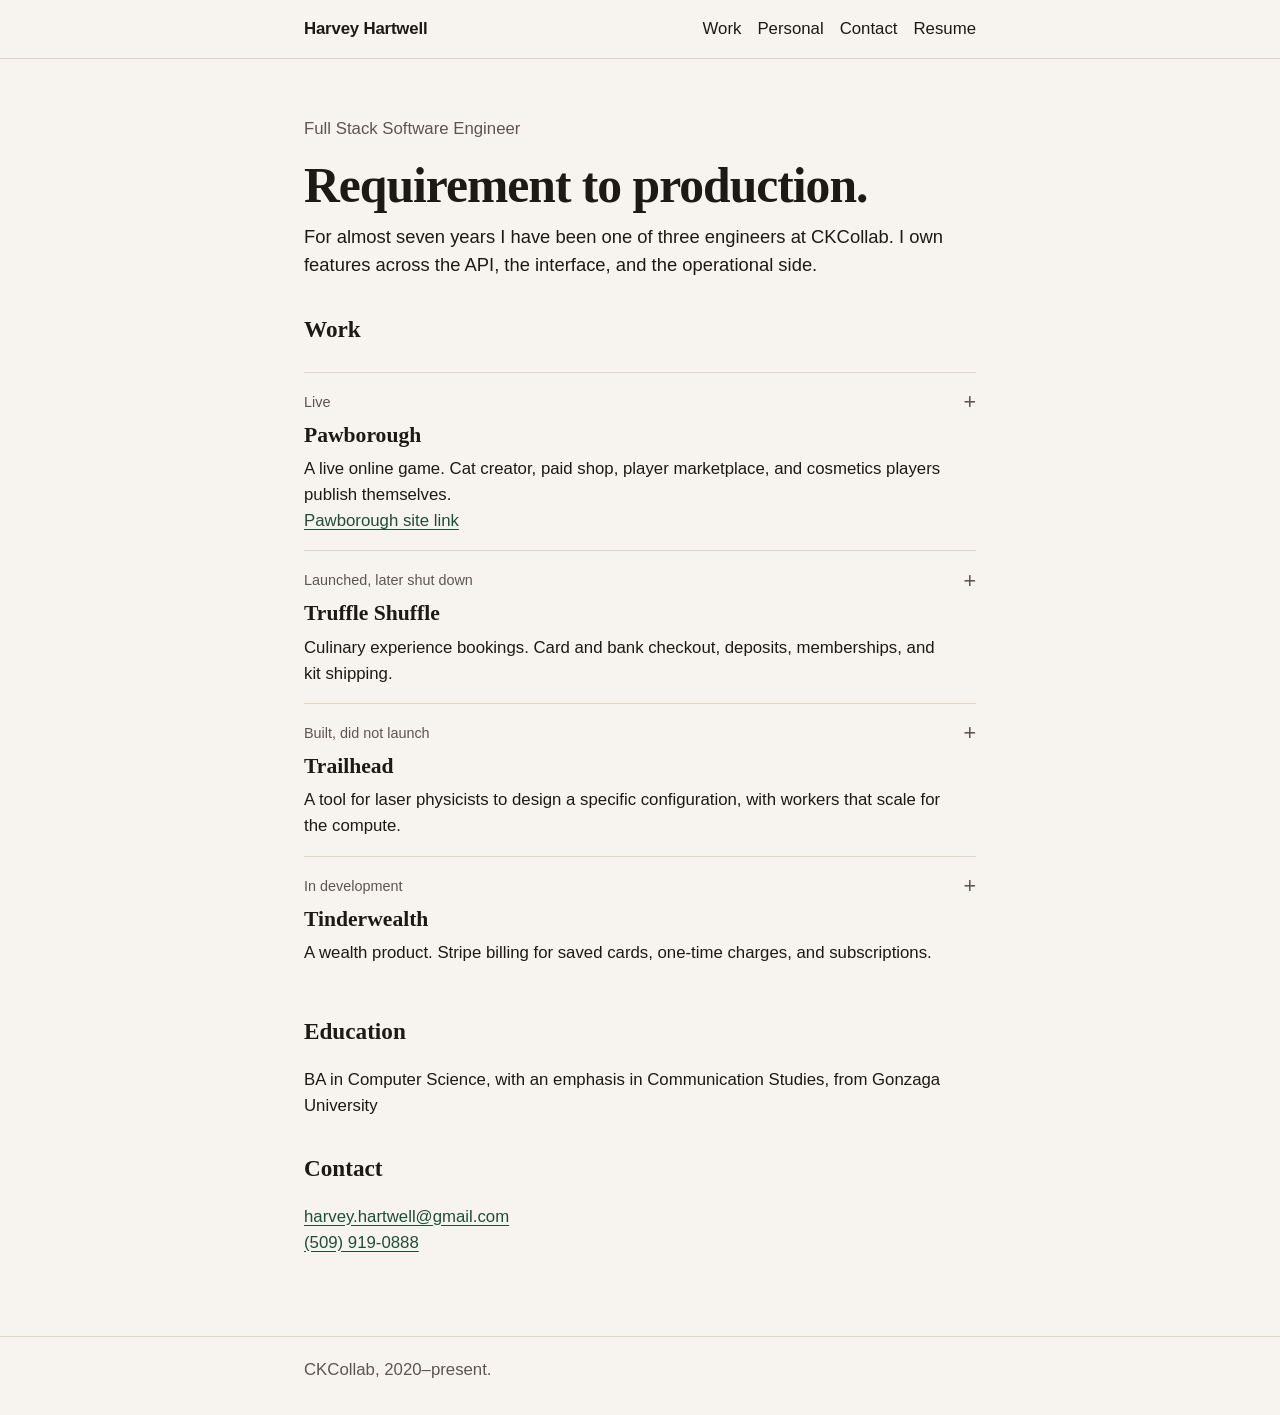
<file: index.html>
<!DOCTYPE html>
<html lang="en">
<head>
  <meta charset="utf-8">
  <meta name="viewport" content="width=device-width, initial-scale=1">
  <title>Harvey Hartwell</title>
  <meta name="description" content="Harvey Hartwell is a full-stack software engineer. Case studies on Pawborough, Truffle Shuffle, Trailhead, and Tinderwealth.">
  <link rel="stylesheet" href="styles.css?v=8">
</head>
<body>
  <header class="site">
    <div class="bar">
      <a class="brand" href="index.html">Harvey Hartwell</a>
      <nav aria-label="Primary">
        <a href="#work">Work</a>
        <a href="personal.html">Personal</a>
        <a href="#contact">Contact</a>
        <a href="harvey-hartwell-resume.pdf">Resume</a>
      </nav>
    </div>
  </header>

  <main class="wrap">
    <p class="muted">Full Stack Software Engineer</p>
    <h1>Requirement to production.</h1>
    <p class="lede">For <span data-tenure>almost seven years</span> I have been one of three engineers at CKCollab. I own features across the API, the interface, and the operational side.</p>
    <h2 id="work">Work</h2>
    <ul class="work">
      <li>
        <details name="work" id="pawborough">
          <summary>
            <span class="meta">Live</span>
            <h3>Pawborough</h3>
            <p>A live online game. Cat creator, paid shop, player marketplace, and cosmetics players publish themselves.</p>
            <p><a href="https://pawborough.net/wardrobe/cat-creator">Pawborough site link</a></p>
          </summary>
          <div class="detail">
            <p>A live online game. I am one of three engineers. I own the paid shop, the player marketplace, and a large share of how content reaches players.</p>
            <h4>What players can do</h4>
            <p>Players collect cosmetics, play a turn-based game, and personalize a profile. They buy and sell, finish hourly, daily, and weekly tasks, and can join a forum or start one.</p>
            <h4>Cat creator</h4>
            <figure>
              <img src="images/cat-creator.jpg" alt="The Pawborough cat creator, with a peach and green ribbonwing cat, moth wings, and a glowing tail, next to breed, age, and pose controls.">
            </figure>
            <p>Players assemble a cat from breed, age, pose, and color. Cosmetics show up on that same cat once they are published.</p>
            <h4>Publishing</h4>
            <figure>
              <img src="images/pelt-submit.jpg" alt="The pelt submission form, with name, colors, and breed choices, and a coverage preview of a white kitten over green and red blocks.">
            </figure>
            <p>Players design their own cosmetics and submit them to the catalog. A pelt is uploaded for each breed and pose it should cover, and the form checks how much of the cat the art actually covers. Once it is in, it fits the cat creator the same way an existing item does.</p>
            <h4>The paid shop</h4>
            <figure>
              <img src="images/premium-store.jpg" alt="The premium store, selling silver in packs from 100 coins for one dollar up to 10,000 coins for one hundred dollars.">
            </figure>
            <p>Checkout runs through PayPal. The server creates the order, then grants items only after the captured amount and currency match the total. The cases I keep closing are a product granted without a valid purchase, a one-time product granted twice, and a retired product that still fulfilled.</p>
            <h4>Genetics</h4>
            <figure>
              <img src="images/offspring.jpg" alt="An offspring overview with four kittens and the coat colors their parents can pass on, split into overcoat, undercoat, and two accents.">
            </figure>
            <p>Coat color is inherited. Overcoat, undercoat, and accent genes pass from the parents, and the game lists the kittens those genes can produce. Each cat stays tied to that lineage.</p>
            <h4>Marketplace and ledger</h4>
            <p>The marketplace is player to player. A sale is rejected when the price, the listing, or the buyer's inventory does not match what checkout promised. Trades follow the same rule: the game should not complete a handoff it cannot finish.</p>
            <p>I built a ledger of virtual-currency changes. Purchases, sales, grants, and other mints and burns are recorded so a balance can be traced instead of edited in place.</p>
            <h4>Production</h4>
            <p>Releases go through automated tests, including end-to-end coverage, before players see them. When something fails, I use traces, metrics, logs, and error reporting to see whether the problem is the API, a background job, or the data behind a screen.</p>
            <p class="stack">Python, Django, JavaScript, Vue 3, Nuxt 3, PostgreSQL, Redis, Docker, PayPal. Tests with pytest, Vitest, and Playwright.</p>
          </div>
        </details>
      </li>
      <li>
        <details name="work" id="truffle-shuffle">
          <summary>
            <span class="meta">Launched, later shut down</span>
            <h3>Truffle Shuffle</h3>
            <p>Culinary experience bookings. Card and bank checkout, deposits, memberships, and kit shipping.</p>
          </summary>
          <div class="detail">
            <p>A consumer site for booking culinary experiences, including private events and ingredient kits. It launched. It later shut down when demand and funding ran out.</p>
            <h4>What I owned</h4>
            <p>I owned checkout and the pieces around it: how a booking was paid for, how a membership was sold, how a kit was shipped, and how draft content became a public page.</p>
            <h4>Checkout</h4>
            <p>Private bookings could be paid by card or by bank debit. Bank checkout used invoices: a deposit first, then a final charge, with an email when that final payment cleared. A coupon that waived the deposit still collected a card, so the booking was not left without a way to charge the rest.</p>
            <p>The payment method was stored on the booking. Memberships were sold as line items, with a renewal email and the billing period kept in sync with Stripe. Revenue reporting included deposits, not only the final charge.</p>
            <h4>Fulfillment</h4>
            <p>Some experiences shipped an ingredient kit. Those orders went to ShipStation with a SKU for the timeslot, the attendee as the ship-to name, and timestamps in Pacific time. Addresses were validated, with autocomplete, before the order left checkout.</p>
            <h4>What operators could change</h4>
            <p>The public site was fed by content with a real draft state. Draft and archived events stayed out of public search. Operators could update dates, guest lists, and assets, including chef photos, without treating every change as an engineering task. Hosts and guests received different email depending on the stage of the booking, from the reservation through the final payment.</p>
            <p class="stack">Python, Django, JavaScript, Nuxt, Vue, Stripe, ShipStation.</p>
          </div>
        </details>
      </li>
      <li>
        <details name="work" id="trailhead">
          <summary>
            <span class="meta">Built, did not launch</span>
            <h3>Trailhead</h3>
            <p>A tool for laser physicists to design a specific configuration, with workers that scale for the compute.</p>
          </summary>
          <div class="detail">
            <p>A tool for laser physicists to design a specific laser configuration. The product was built and did not launch, after funding trouble. The engineering work was still end to end: a paid path in front, and a pool of machines behind it.</p>
            <h4>The product</h4>
            <p>A physicist described the configuration they wanted. The hard part was the compute behind that request. A run had a cost, and it stayed locked until it was paid for.</p>
            <h4>Cart and checkout</h4>
            <p>I built the cart and the Stripe checkout in front of that work. The cart showed a cost breakdown. An empty cart could not check out. Stripe confirmed the card payment, and a saved card could be reused. The run unlocked after the charge succeeded.</p>
            <h4>Workers that scale</h4>
            <p>I designed the architecture for the EC2 boxes that ran the machine learning jobs. The pool scaled up when there was work and scaled back down when the queue was empty, so the cost followed the jobs instead of sitting on a fixed fleet.</p>
            <p>The useful design question was when a box should exist at all. A job arrives, capacity grows, the job finishes, and the extra machines go away. That is the shape I put in place.</p>
            <p class="stack">Python, Django, JavaScript, Nuxt, Vue, Stripe, AWS EC2 autoscaling.</p>
          </div>
        </details>
      </li>
      <li>
        <details name="work" id="tinderwealth">
          <summary>
            <span class="meta">In development</span>
            <h3>Tinderwealth</h3>
            <p>A wealth product. Stripe billing for saved cards, one-time charges, and subscriptions.</p>
          </summary>
          <div class="detail">
            <p>A wealth product that is still in development. My work on it is the billing system: how a customer is charged, how a card is saved, and how a subscription changes over time.</p>
            <h4>What billing has to cover</h4>
            <p>The product sells ongoing access, not a single checkout. A customer can pay once, or enter a subscription that moves through more than one phase. Cards are saved on the customer and can be switched later, including the billing address on the card.</p>
            <h4>What I built</h4>
            <p>I built the Stripe integration behind that. It covers customers, saved cards, Checkout, payment intents, one-time charges, and multi-phase subscription schedules. Signed webhooks record the outcomes that matter: a completed checkout, a paid invoice, a failed invoice, a cancellation, and a subscription that Stripe has released from its schedule.</p>
            <p>A declined card is rejected before it is saved. Failed payments are a normal path in the system, not an exception discovered in production later. The same flows are covered by API tests, because billing bugs are expensive to find after a customer has already been charged.</p>
            <h4>Where it stands</h4>
            <p>This product has not launched. The billing direction is in place while the rest of the product is still being shaped. I talk about it as work in progress, not as a system I operate in production.</p>
            <p class="stack">Python, Django, Stripe.</p>
          </div>
        </details>
      </li>
    </ul>

    <h2 id="about">Education</h2>
    <p>BA in Computer Science, with an emphasis in Communication Studies, from Gonzaga University</p>

    <h2 id="contact">Contact</h2>
    <p><a href="mailto:harvey.hartwell@gmail.com">harvey.hartwell@gmail.com</a><br>
    <a href="tel:+15099190888">(509) 919-0888</a></p>
  </main>

  <footer class="site">
    <div class="wrap">CKCollab, 2020–present.</div>
  </footer>
  <script src="work.js?v=5"></script>
</body>
</html>
</file>
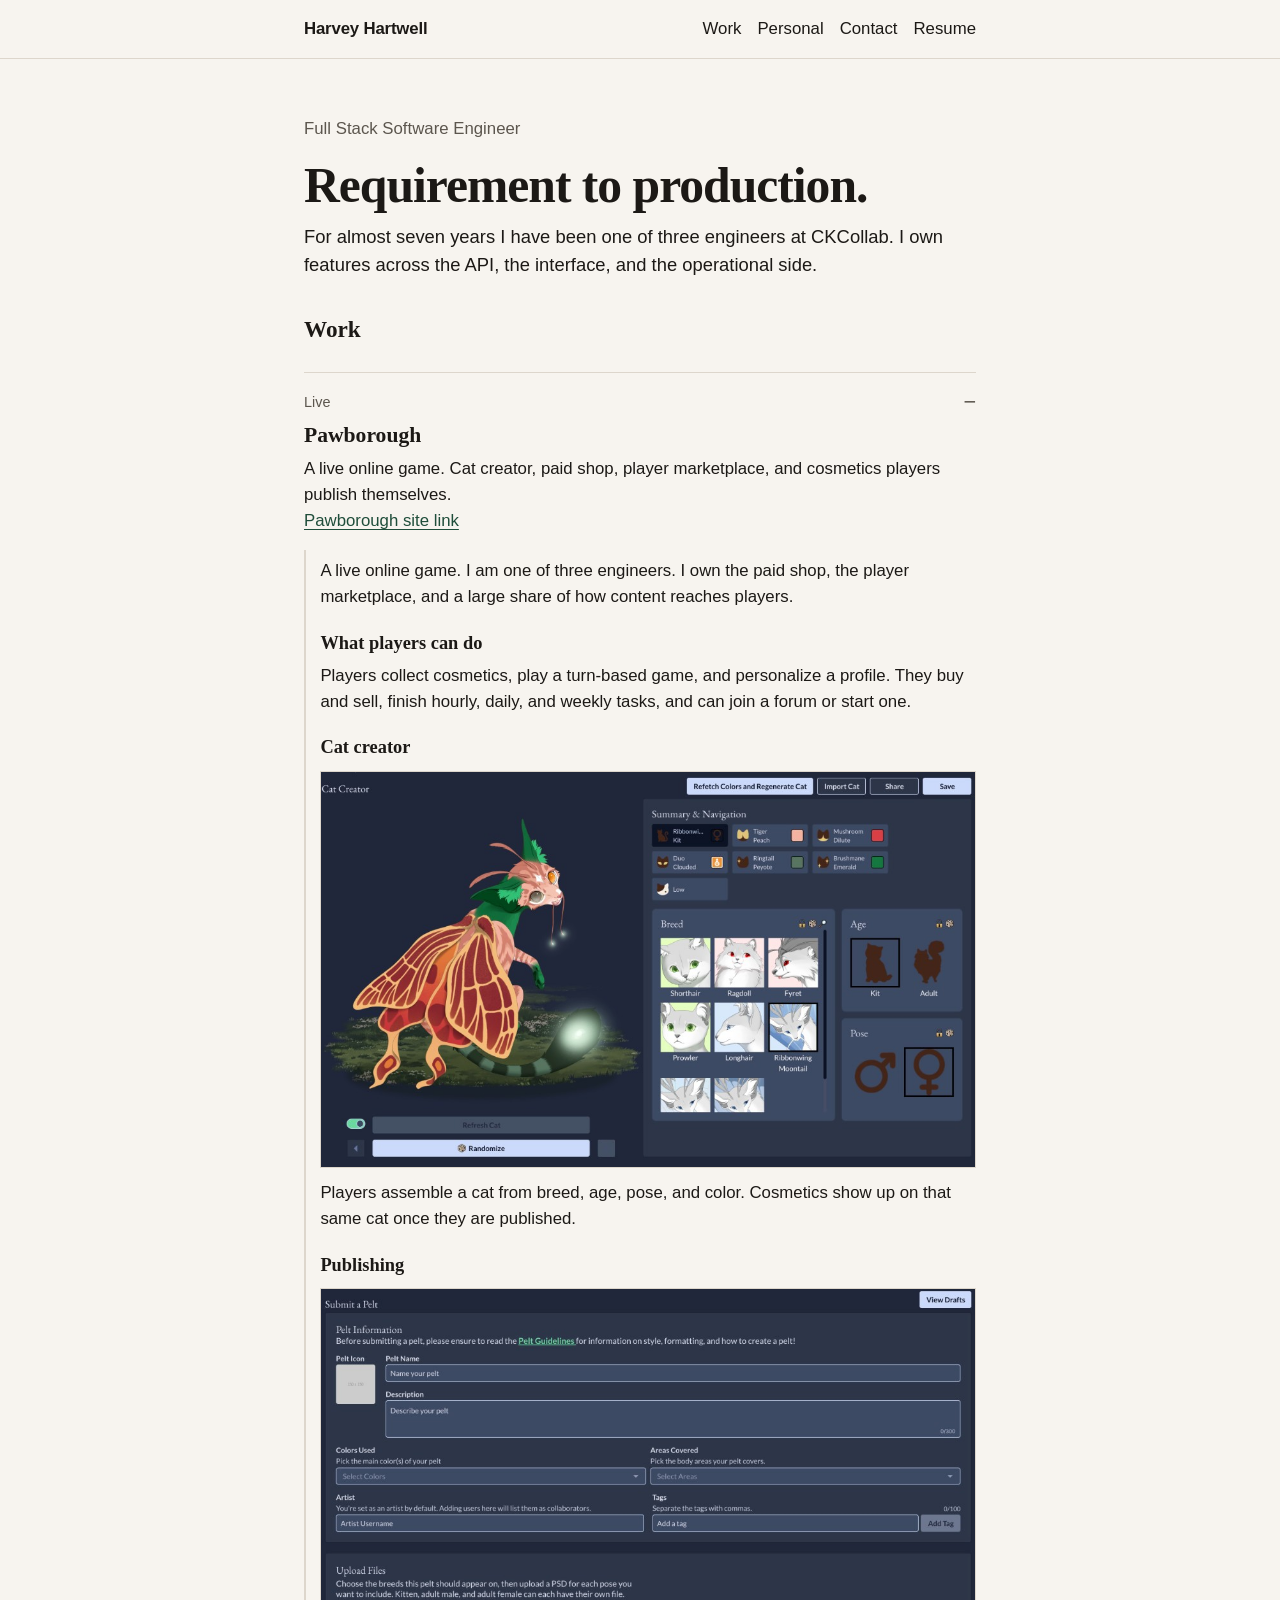
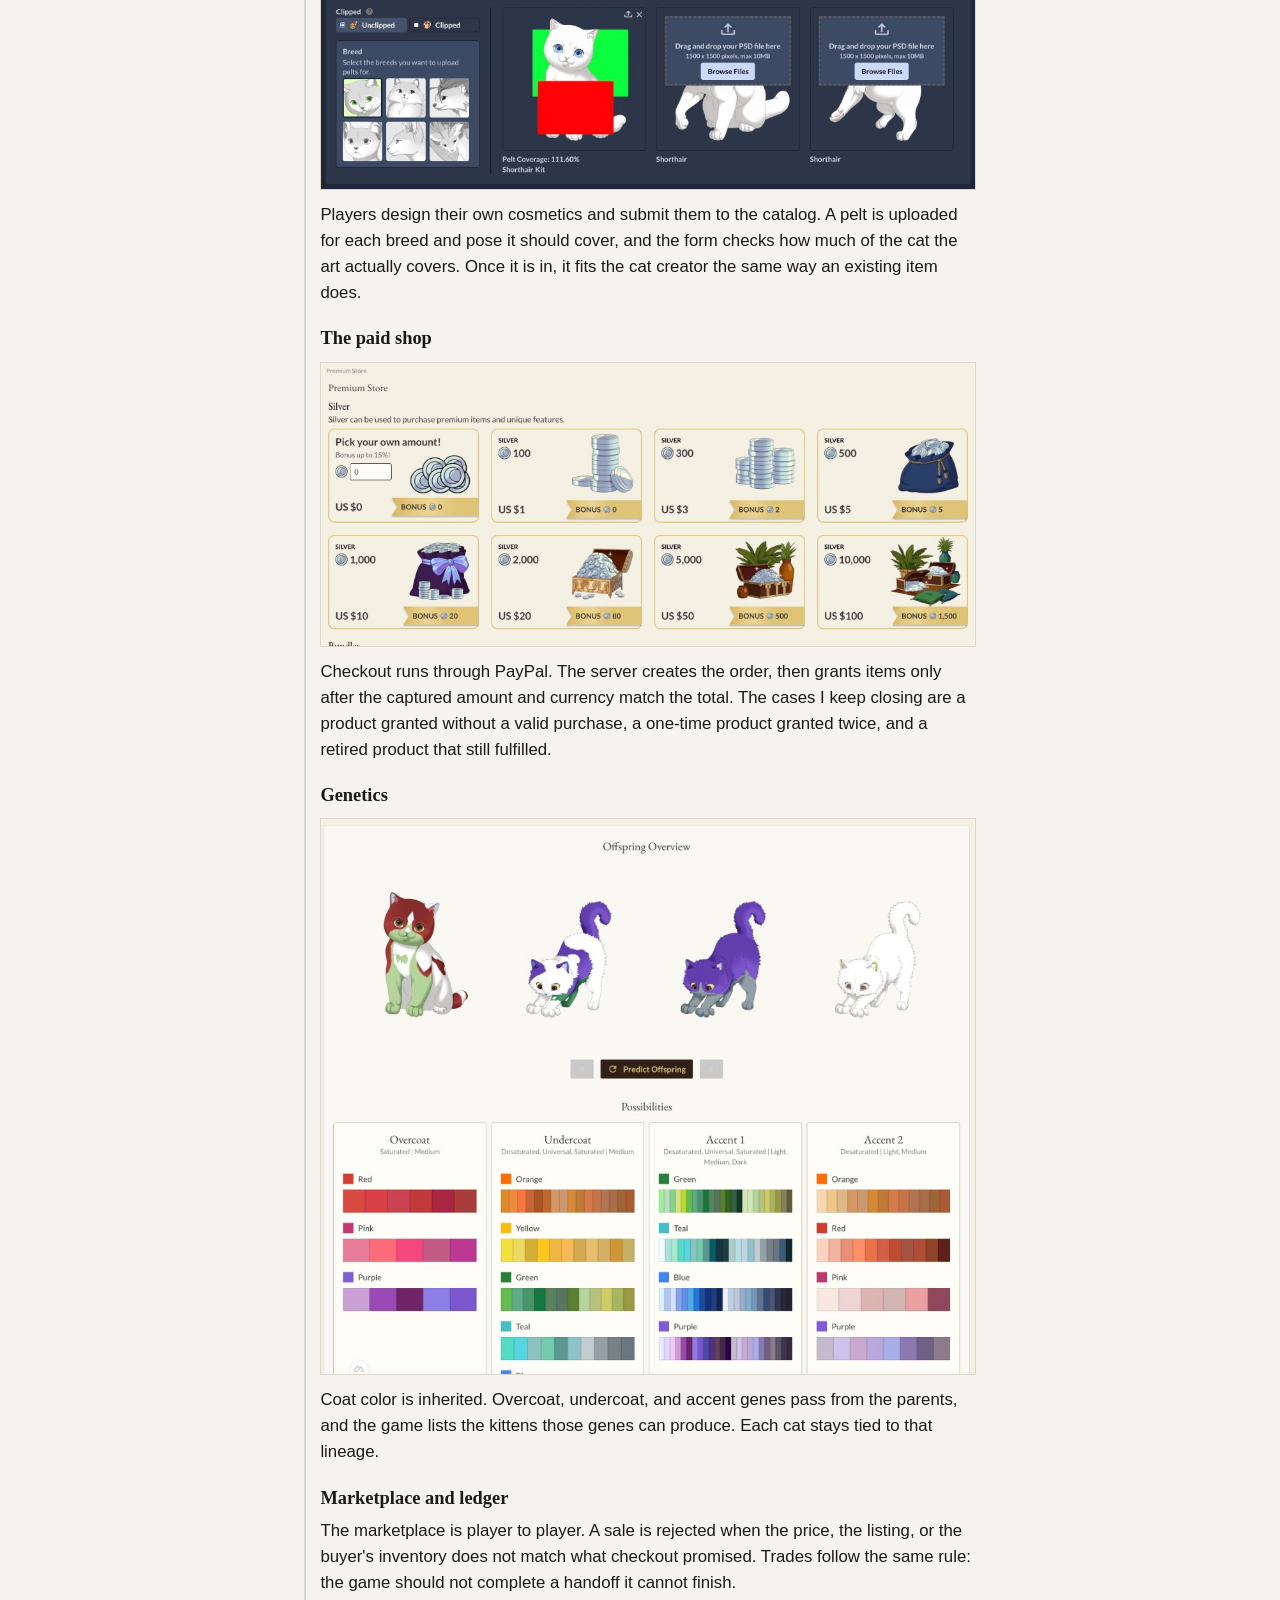
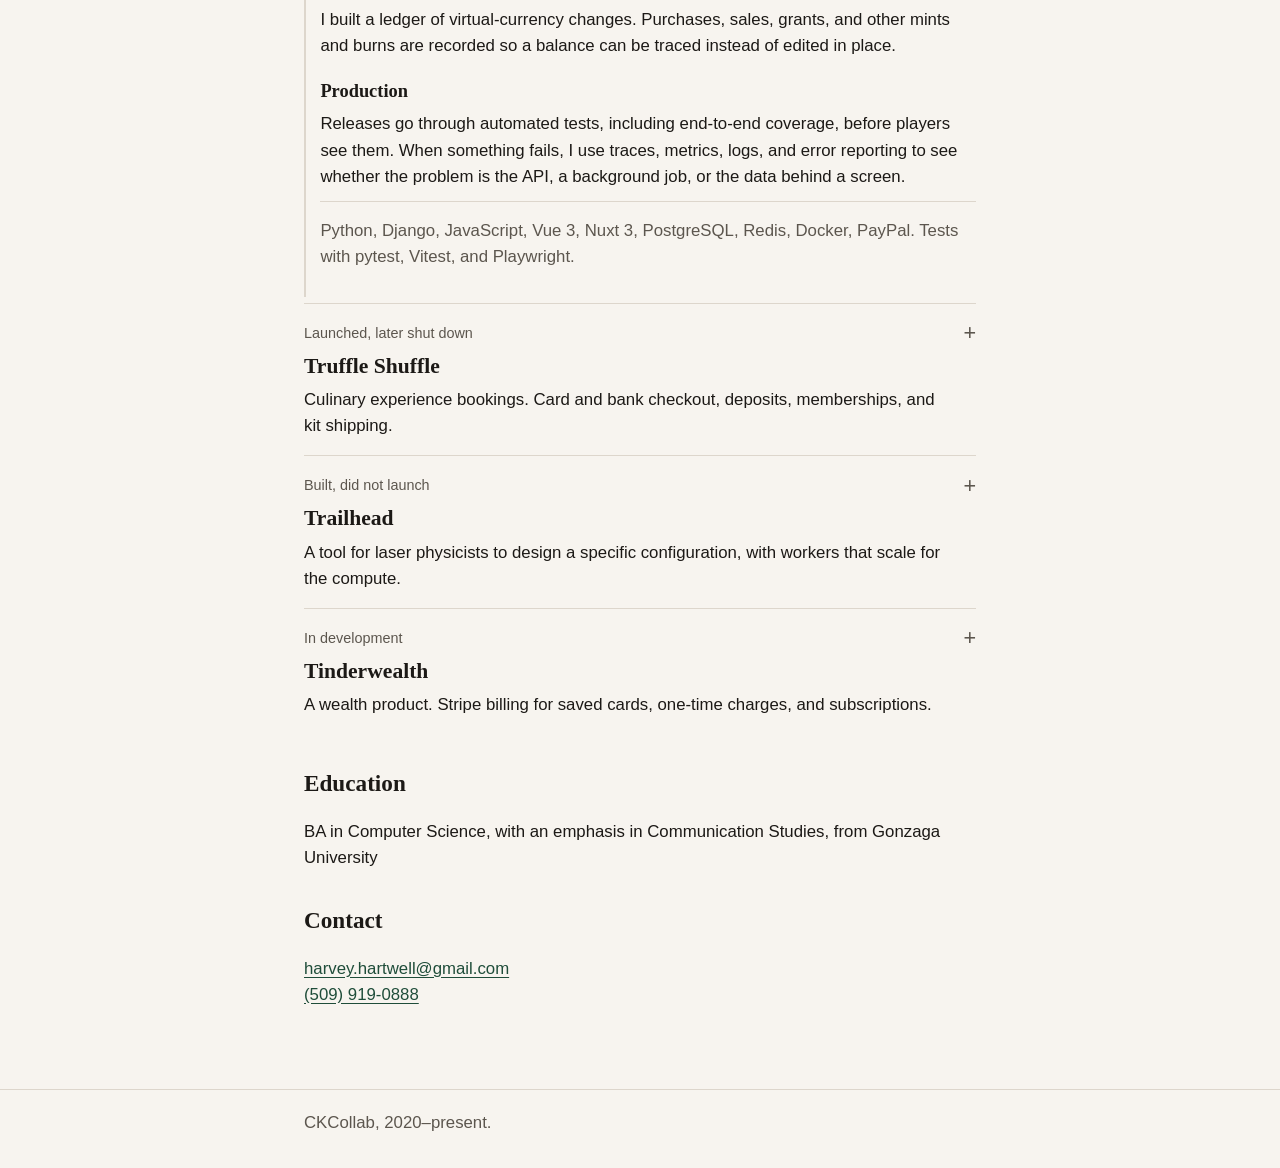
<file: pawborough.html>
<!DOCTYPE html>
<html lang="en">
<head>
  <meta charset="utf-8">
  <meta name="viewport" content="width=device-width, initial-scale=1">
  <title>Pawborough — Harvey Hartwell</title>
  <link rel="canonical" href="index.html#pawborough">
  <script>
    location.replace("index.html#pawborough")
  </script>
</head>
<body>
  <p><a href="index.html#pawborough">Pawborough</a></p>
</body>
</html>
</file>
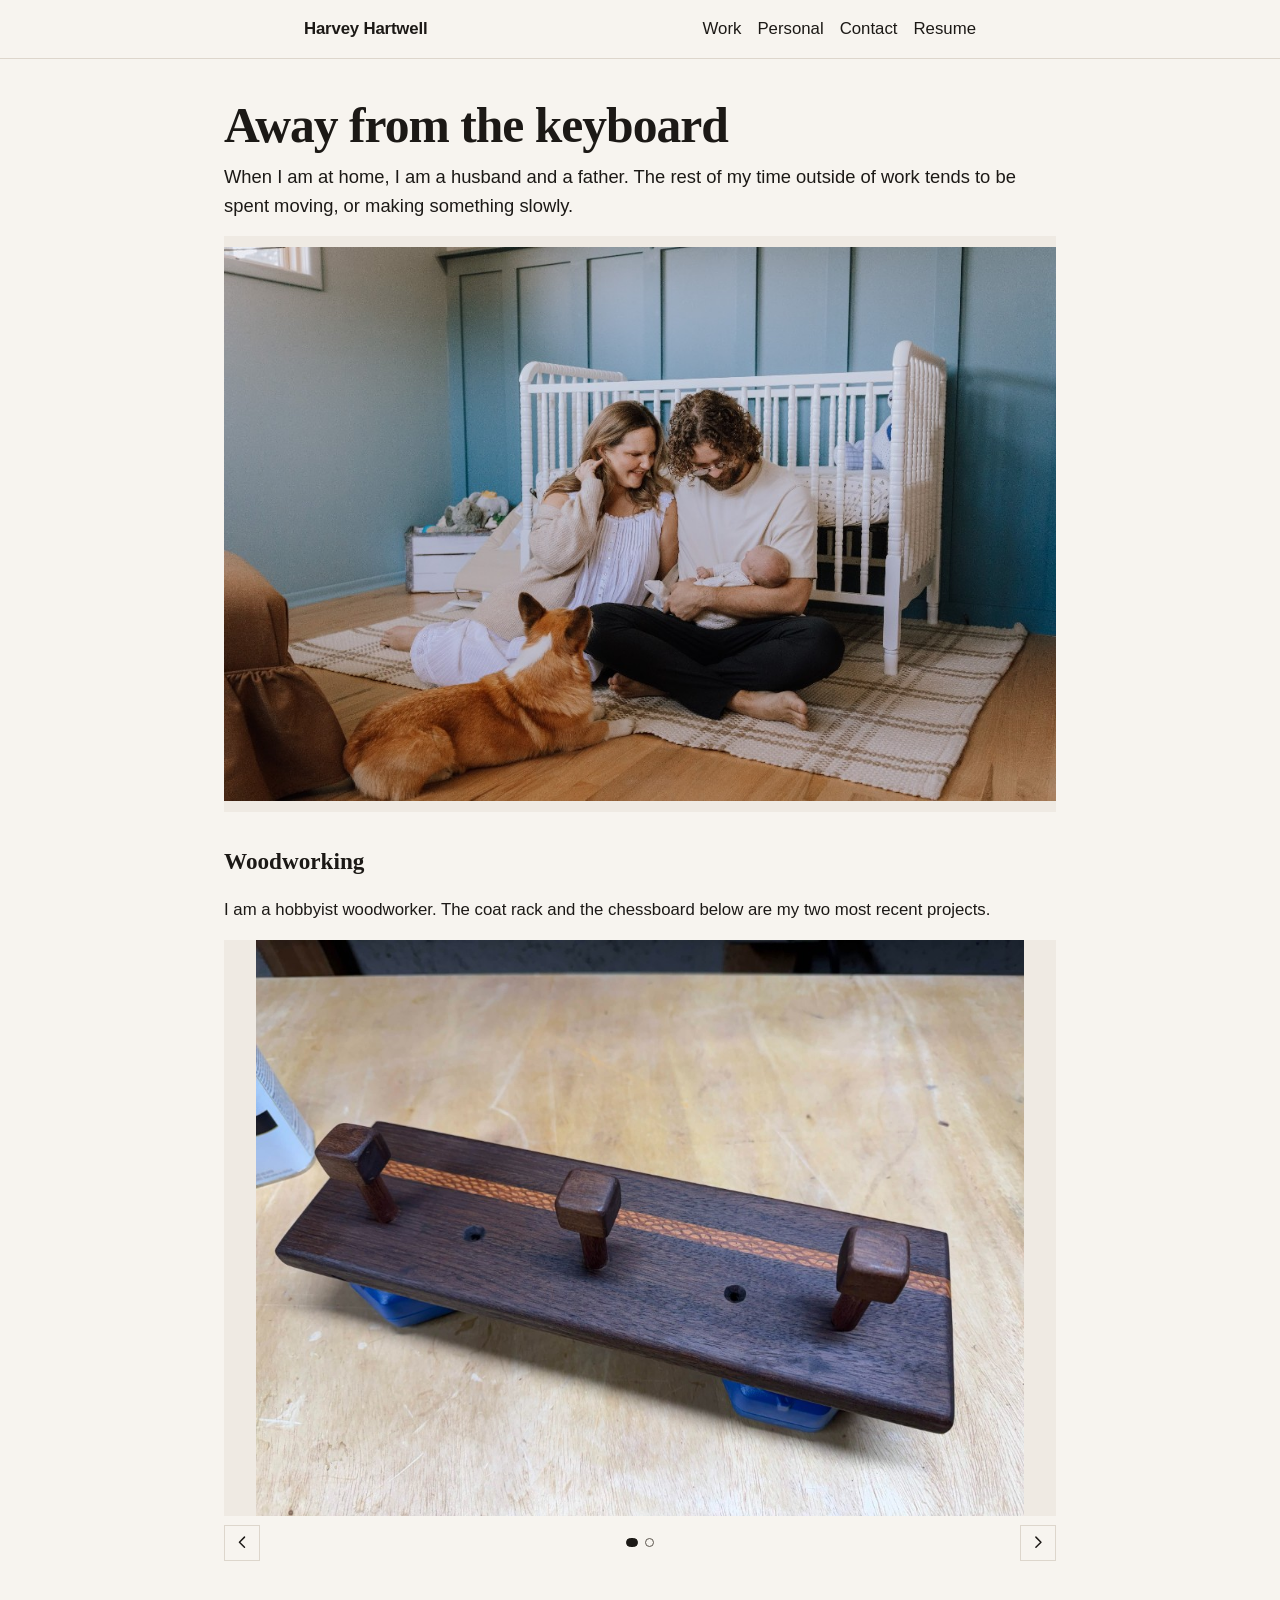
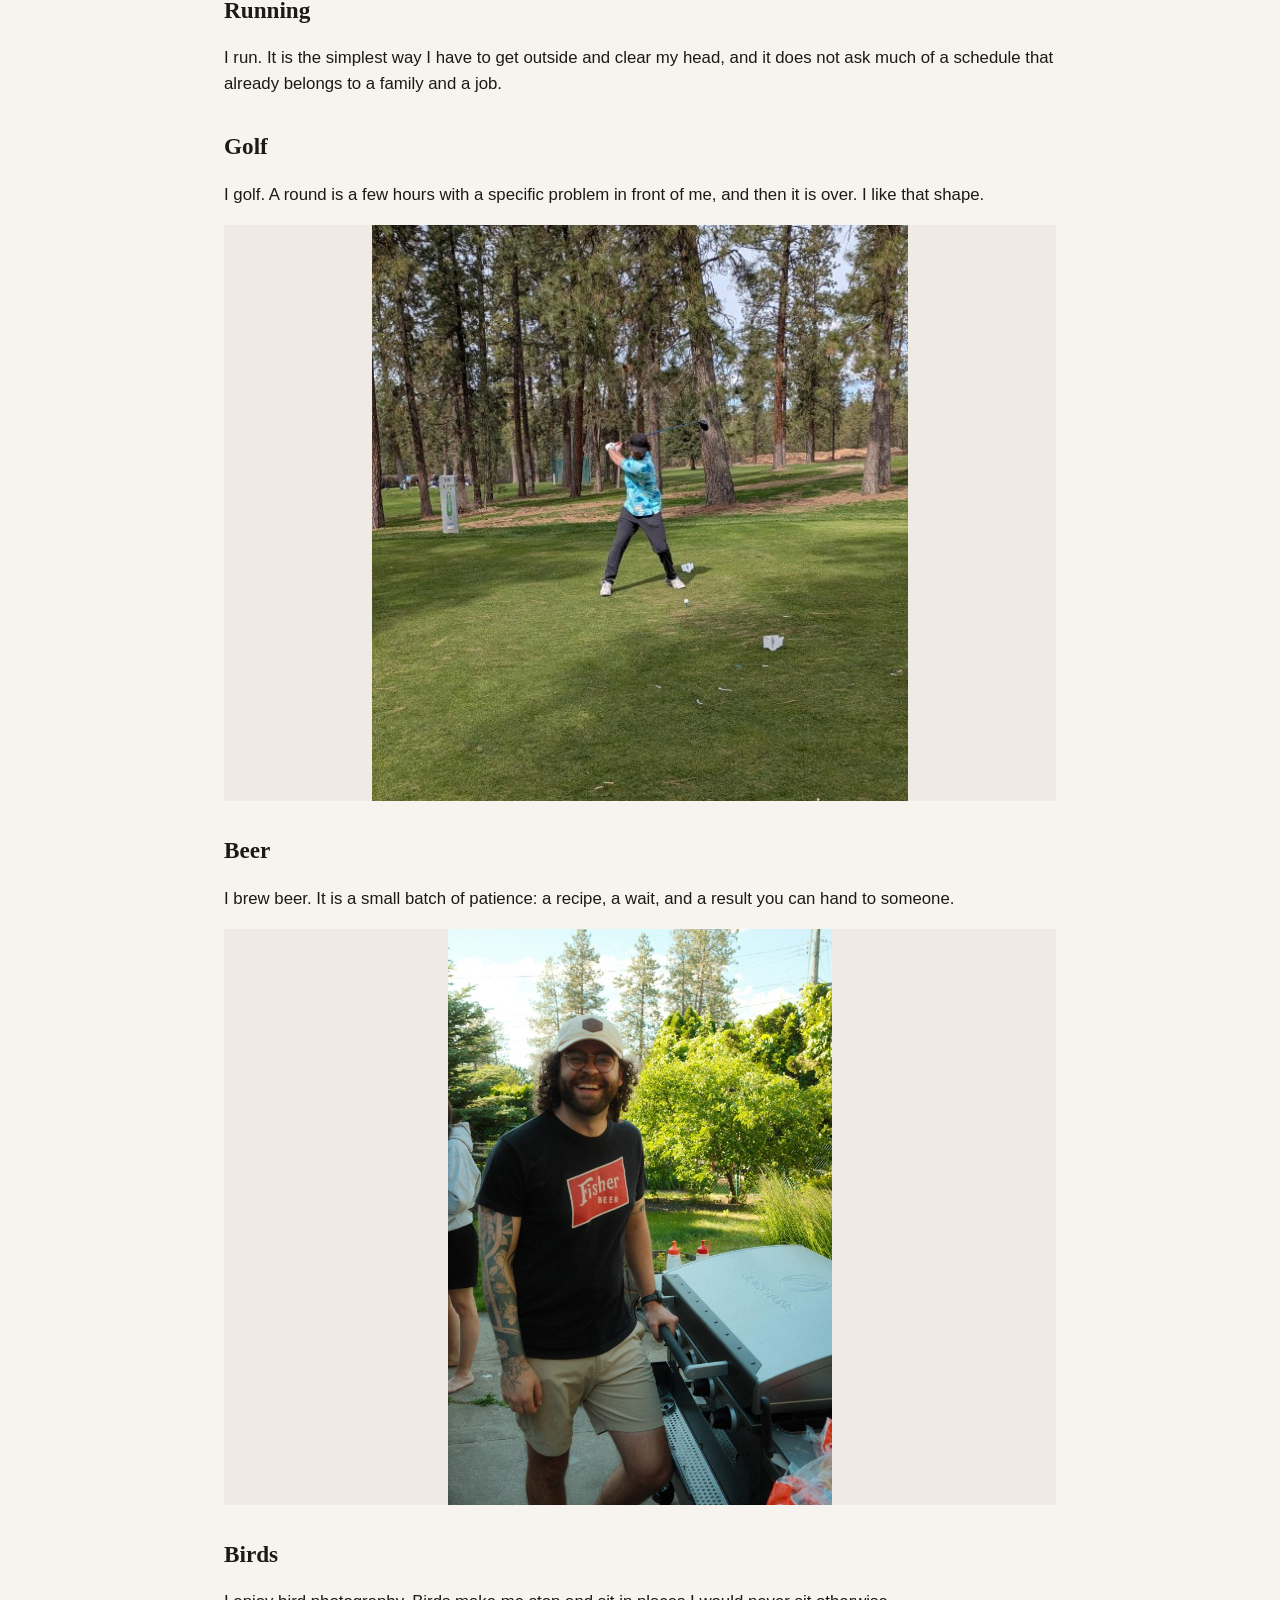
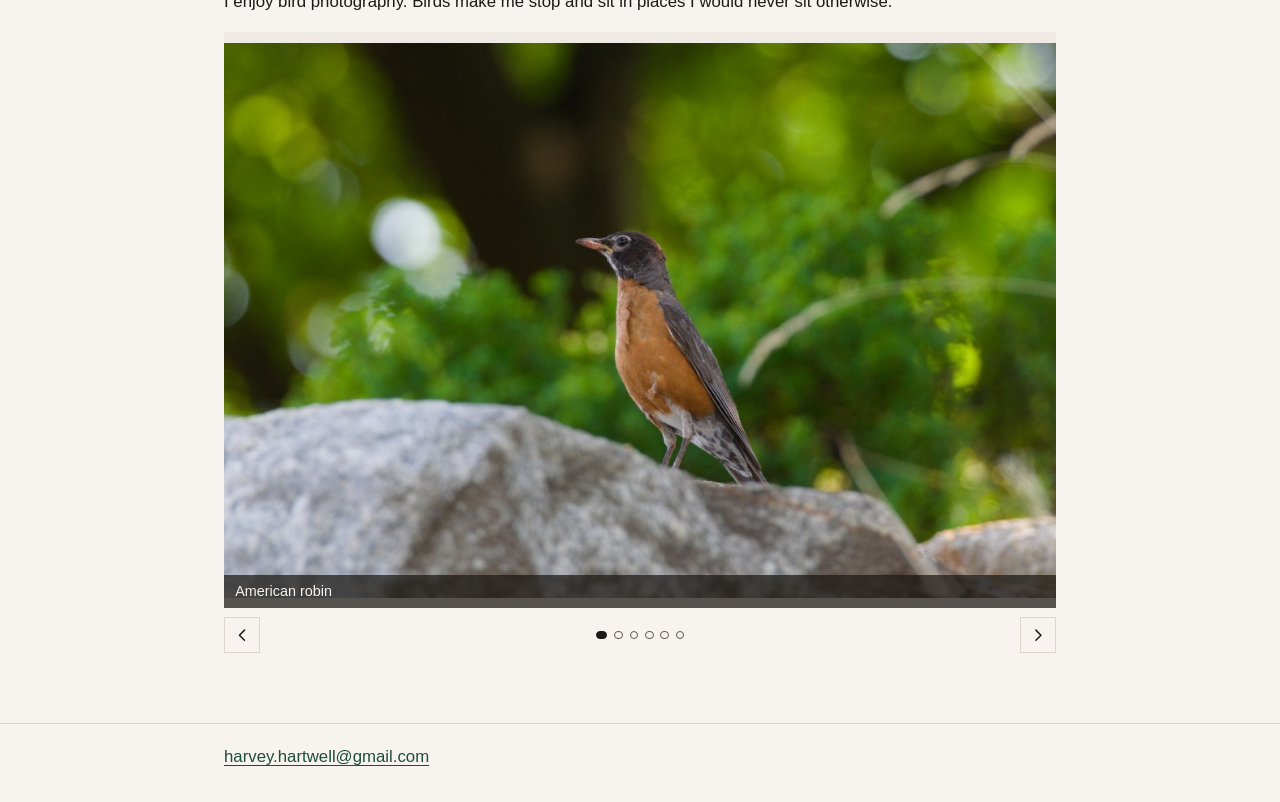
<file: personal.html>
<!DOCTYPE html>
<html lang="en">
<head>
  <meta charset="utf-8">
  <meta name="viewport" content="width=device-width, initial-scale=1">
  <title>Personal — Harvey Hartwell</title>
  <meta name="description" content="Harvey Hartwell is a husband and father. He runs, woodworks, golfs, brews beer, builds furniture, and dabbles in bird photography.">
  <link rel="stylesheet" href="styles.css?v=12">
</head>
<body>
  <header class="site">
    <div class="bar">
      <a class="brand" href="index.html">Harvey Hartwell</a>
      <nav aria-label="Primary">
        <a href="index.html">Work</a>
        <a href="personal.html">Personal</a>
        <a href="index.html#contact">Contact</a>
        <a href="harvey-hartwell-resume.pdf">Resume</a>
      </nav>
    </div>
  </header>

  <main class="wrap wide">
    <h1>Away from the keyboard</h1>
    <p class="lede">When I am at home, I am a husband and a father. The rest of my time outside of work tends to be spent moving, or making something slowly.</p>
    <figure>
      <img src="images/family.jpg" alt="Harvey sitting on the floor with his wife, their baby, and their dog in a nursery.">
    </figure>

    <h2>Woodworking</h2>
    <p>I am a hobbyist woodworker. The coat rack and the chessboard below are my two most recent projects.</p>
    <div class="carousel" data-carousel aria-label="Woodworking">
      <div class="carousel-view">
        <figure class="slide is-active">
          <img src="images/coat-rack.jpg" alt="A dark wood coat rack with three pegs and a light inlaid stripe, sitting on a workbench.">
        </figure>
        <figure class="slide">
          <img src="images/chessboard.jpg" alt="A wooden chessboard with a dark red frame and a full set of pieces, on a wooden table.">
        </figure>
      </div>
      <div class="carousel-controls">
        <button type="button" data-prev aria-label="Previous">
          <svg viewBox="0 0 20 20" aria-hidden="true" focusable="false"><path d="M12.5 4.5 7 10l5.5 5.5" fill="none" stroke="currentColor" stroke-width="1.6" stroke-linecap="round" stroke-linejoin="round"/></svg>
        </button>
        <div class="dots" data-dots></div>
        <button type="button" data-next aria-label="Next">
          <svg viewBox="0 0 20 20" aria-hidden="true" focusable="false"><path d="M7.5 4.5 13 10l-5.5 5.5" fill="none" stroke="currentColor" stroke-width="1.6" stroke-linecap="round" stroke-linejoin="round"/></svg>
        </button>
      </div>
    </div>

    <h2>Running</h2>
    <p>I run. It is the simplest way I have to get outside and clear my head, and it does not ask much of a schedule that already belongs to a family and a job.</p>

    <h2>Golf</h2>
    <p>I golf. A round is a few hours with a specific problem in front of me, and then it is over. I like that shape.</p>
    <figure>
      <img src="images/golf.jpg?v=2" alt="Harvey mid-swing on a golf course, in a blue patterned shirt, with tall pine trees behind him.">
    </figure>

    <h2>Beer</h2>
    <p>I brew beer. It is a small batch of patience: a recipe, a wait, and a result you can hand to someone.</p>
    <figure>
      <img src="images/outside.jpg" alt="Harvey smiling outdoors next to a grill, wearing a cap and a Fisher Beer shirt.">
    </figure>

    <h2>Birds</h2>
    <p>I enjoy bird photography. Birds make me stop and sit in places I would never sit otherwise.</p>
    <div class="carousel" data-carousel aria-label="Birds">
      <div class="carousel-view">
        <figure class="slide is-active">
          <img src="images/american-robin.jpg" alt="An American robin standing on a gray rock, with green trees behind it.">
          <figcaption>American robin</figcaption>
        </figure>
        <figure class="slide">
          <img src="images/mallard.jpg" alt="A female mallard swimming, reflected in dark water.">
          <figcaption>Mallard</figcaption>
        </figure>
        <figure class="slide">
          <img src="images/coopers-hawk.jpg" alt="A Cooper's hawk perched on a bare branch against a warm sky.">
          <figcaption>Cooper's hawk</figcaption>
        </figure>
        <figure class="slide">
          <img src="images/california-quail.jpg" alt="A California quail standing on a rock with food in its beak.">
          <figcaption>California quail</figcaption>
        </figure>
        <figure class="slide">
          <img src="images/pygmy-nuthatch.jpg" alt="A pygmy nuthatch clinging upside down to the underside of a tree limb.">
          <figcaption>Pygmy nuthatch</figcaption>
        </figure>
        <figure class="slide">
          <img src="images/calliope-hummingbird.jpg" alt="A Calliope hummingbird perched on a thin twig among out-of-focus leaves.">
          <figcaption>Calliope hummingbird</figcaption>
        </figure>
      </div>
      <div class="carousel-controls">
        <button type="button" data-prev aria-label="Previous">
          <svg viewBox="0 0 20 20" aria-hidden="true" focusable="false"><path d="M12.5 4.5 7 10l5.5 5.5" fill="none" stroke="currentColor" stroke-width="1.6" stroke-linecap="round" stroke-linejoin="round"/></svg>
        </button>
        <div class="dots" data-dots></div>
        <button type="button" data-next aria-label="Next">
          <svg viewBox="0 0 20 20" aria-hidden="true" focusable="false"><path d="M7.5 4.5 13 10l-5.5 5.5" fill="none" stroke="currentColor" stroke-width="1.6" stroke-linecap="round" stroke-linejoin="round"/></svg>
        </button>
      </div>
    </div>
  </main>
  <script src="carousel.js?v=4"></script>

  <footer class="site">
    <div class="wrap wide"><a href="mailto:harvey.hartwell@gmail.com">harvey.hartwell@gmail.com</a></div>
  </footer>
</body>
</html>
</file>
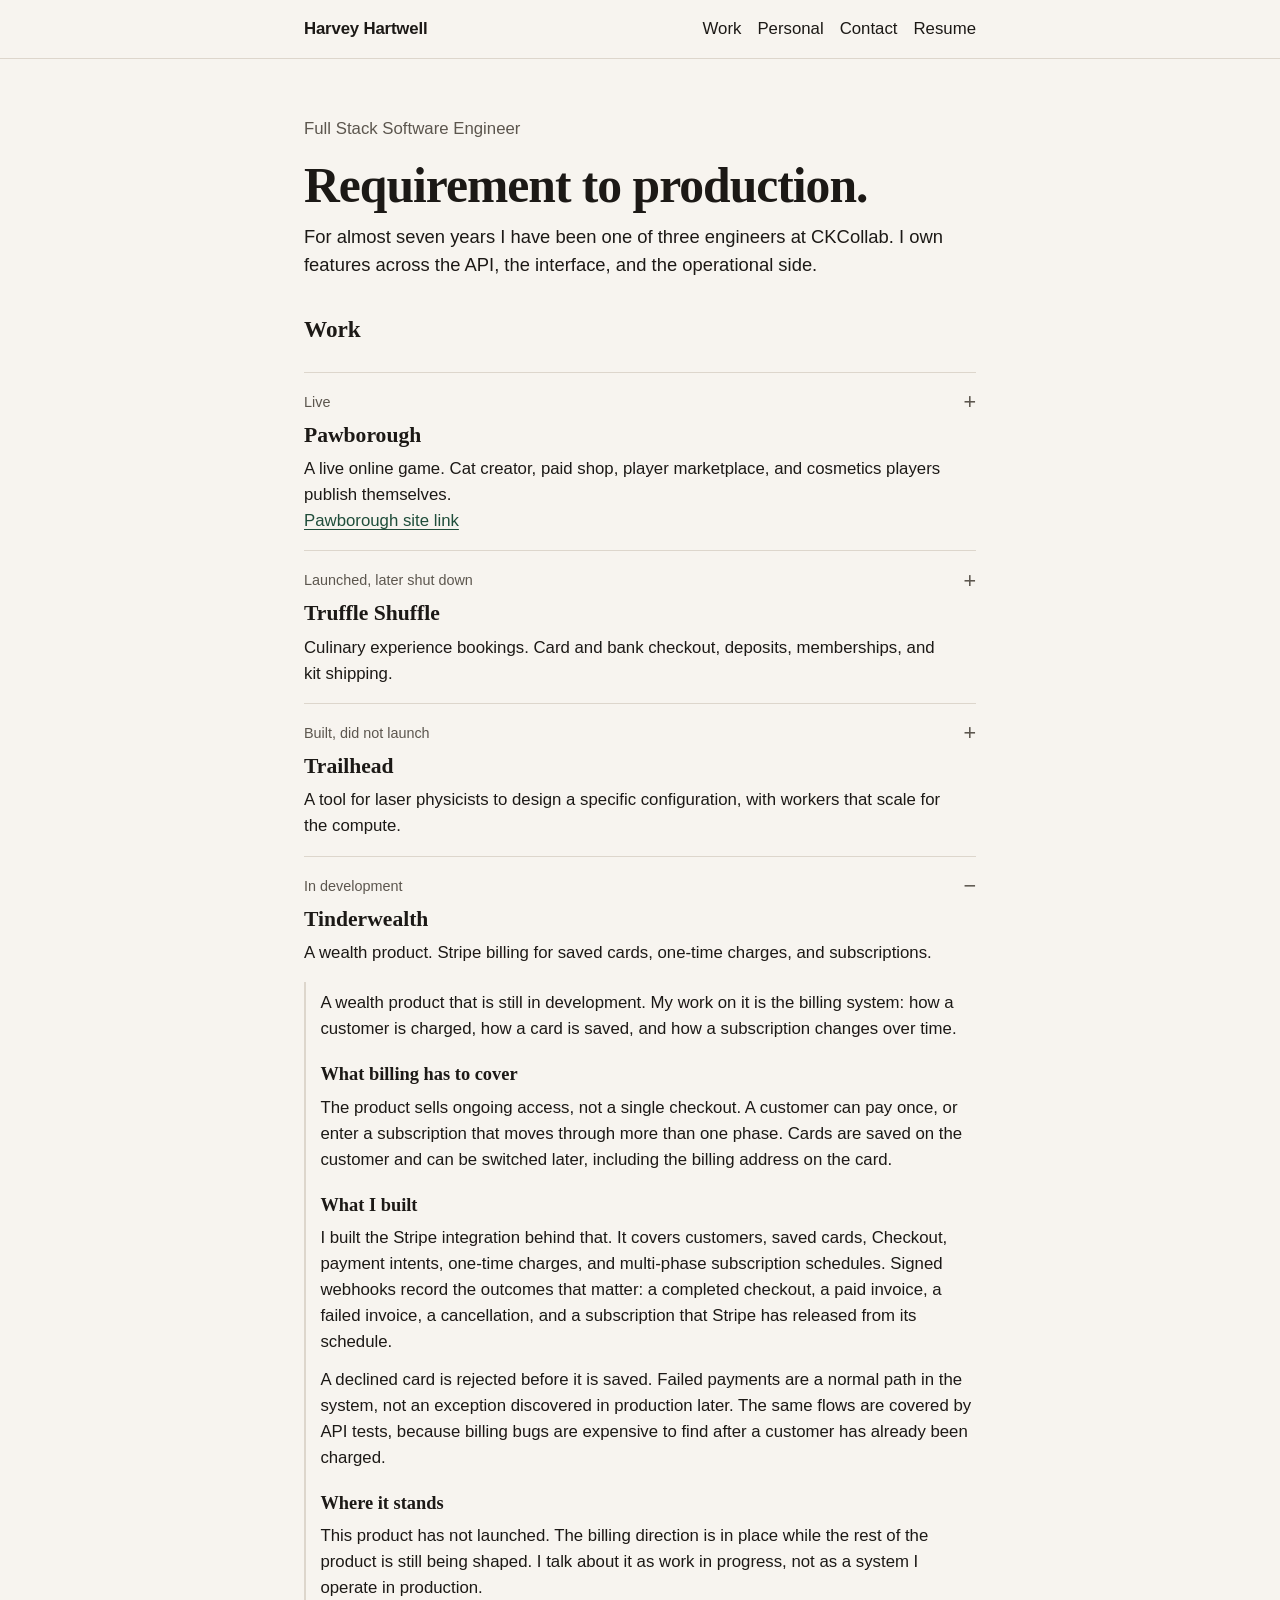
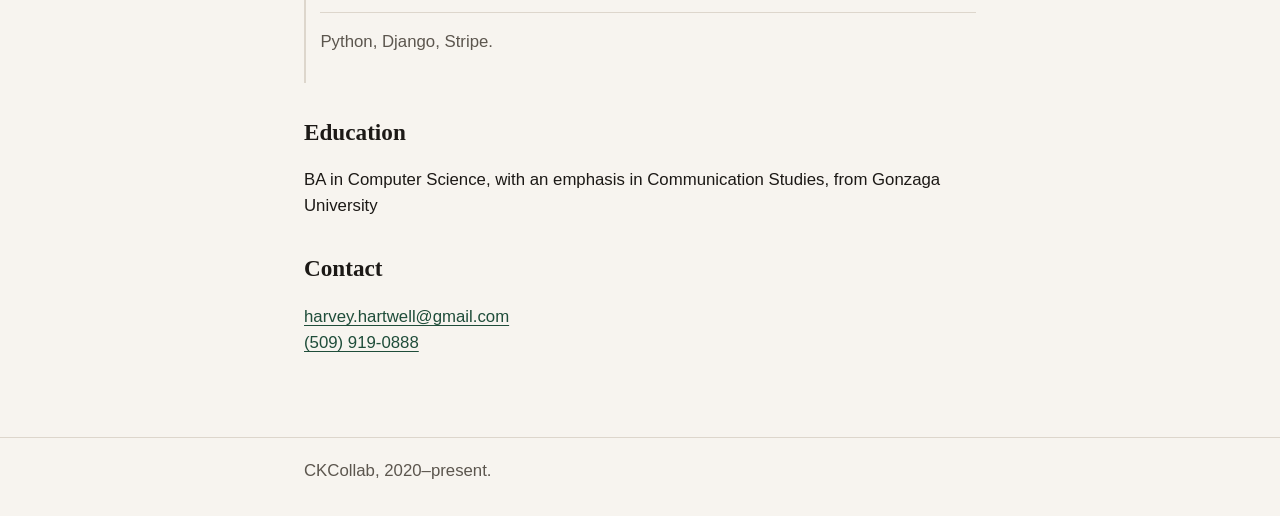
<file: tinderwealth.html>
<!DOCTYPE html>
<html lang="en">
<head>
  <meta charset="utf-8">
  <meta name="viewport" content="width=device-width, initial-scale=1">
  <title>Tinderwealth — Harvey Hartwell</title>
  <link rel="canonical" href="index.html#tinderwealth">
  <script>
    location.replace("index.html#tinderwealth")
  </script>
</head>
<body>
  <p><a href="index.html#tinderwealth">Tinderwealth</a></p>
</body>
</html>
</file>
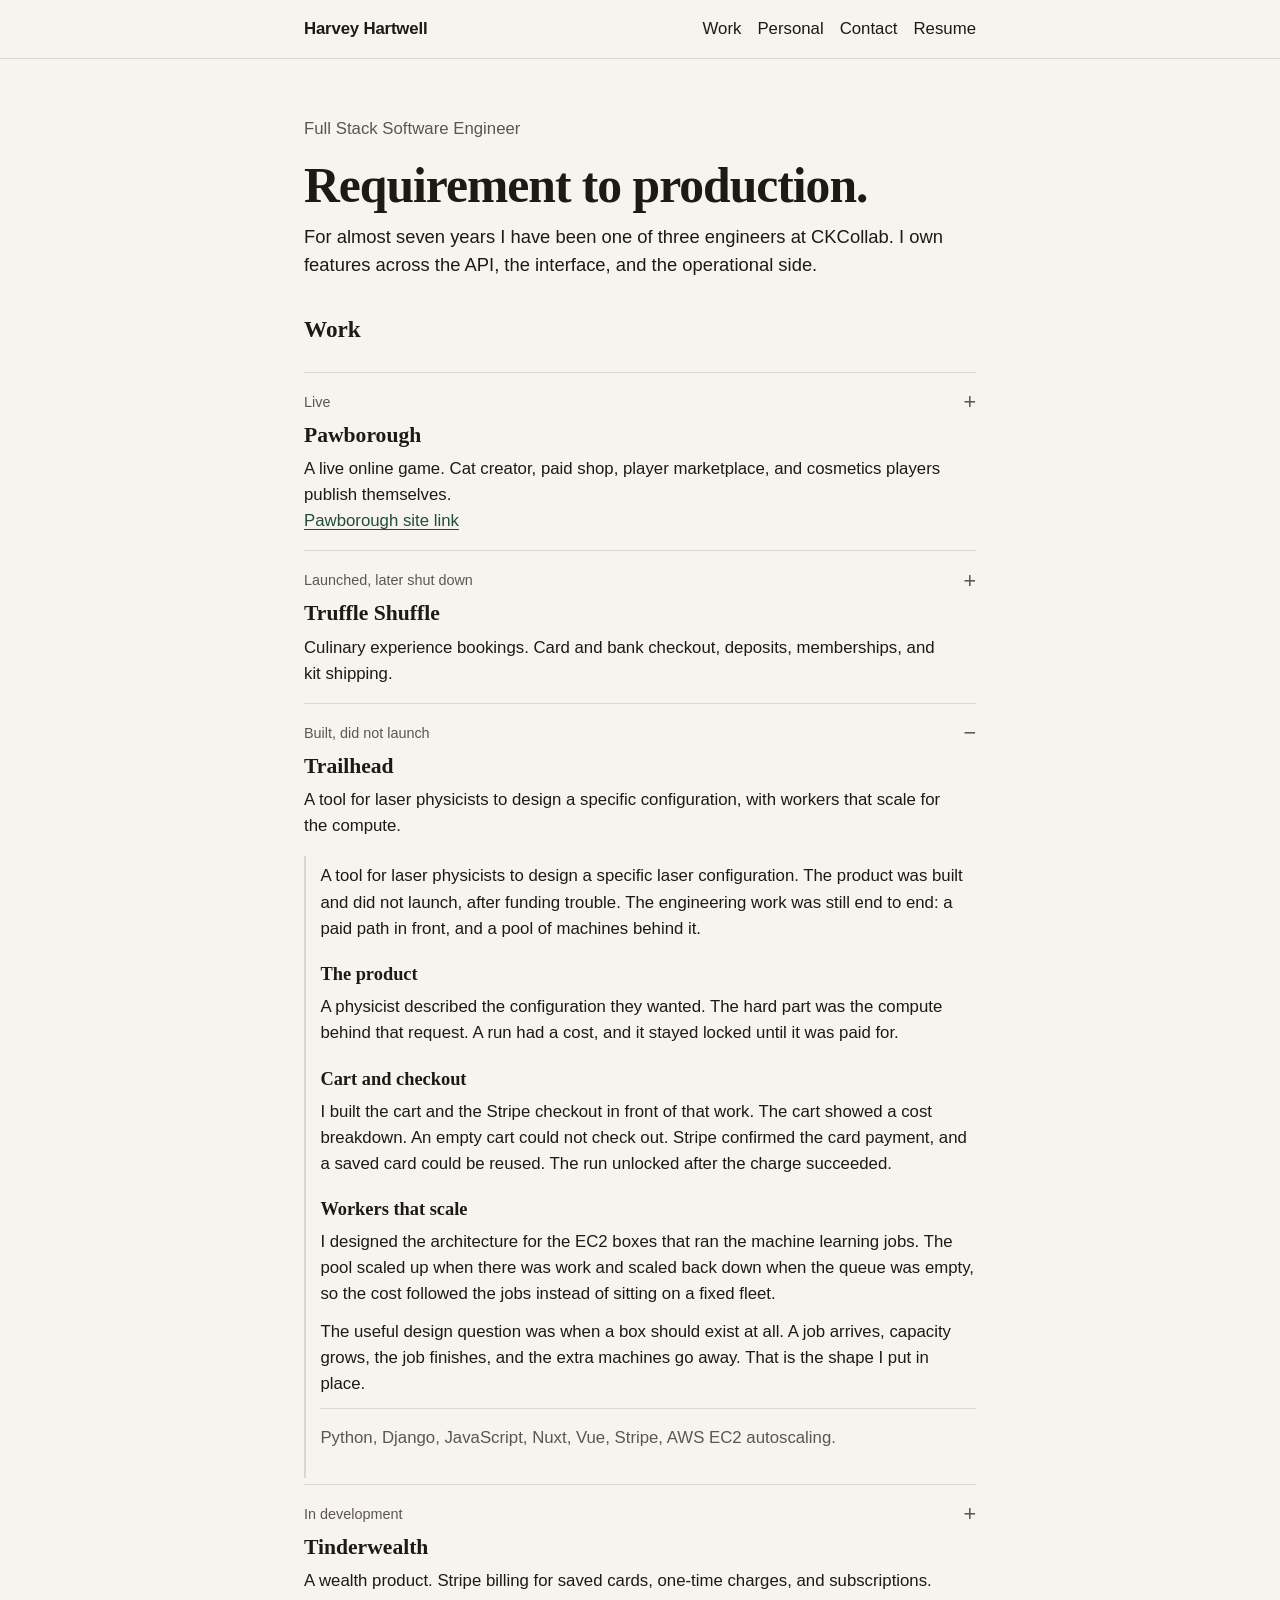
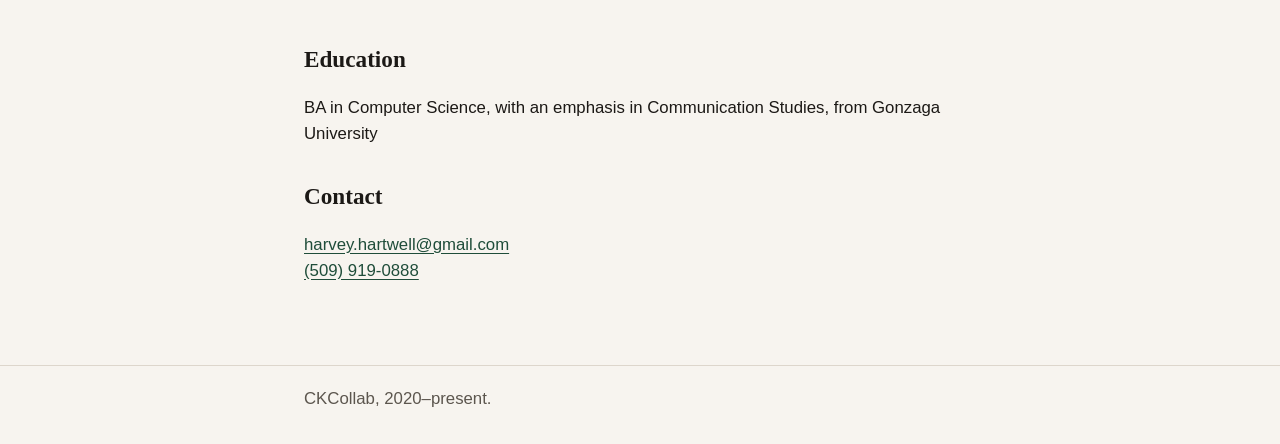
<file: trailhead.html>
<!DOCTYPE html>
<html lang="en">
<head>
  <meta charset="utf-8">
  <meta name="viewport" content="width=device-width, initial-scale=1">
  <title>Trailhead — Harvey Hartwell</title>
  <link rel="canonical" href="index.html#trailhead">
  <script>
    location.replace("index.html#trailhead")
  </script>
</head>
<body>
  <p><a href="index.html#trailhead">Trailhead</a></p>
</body>
</html>
</file>
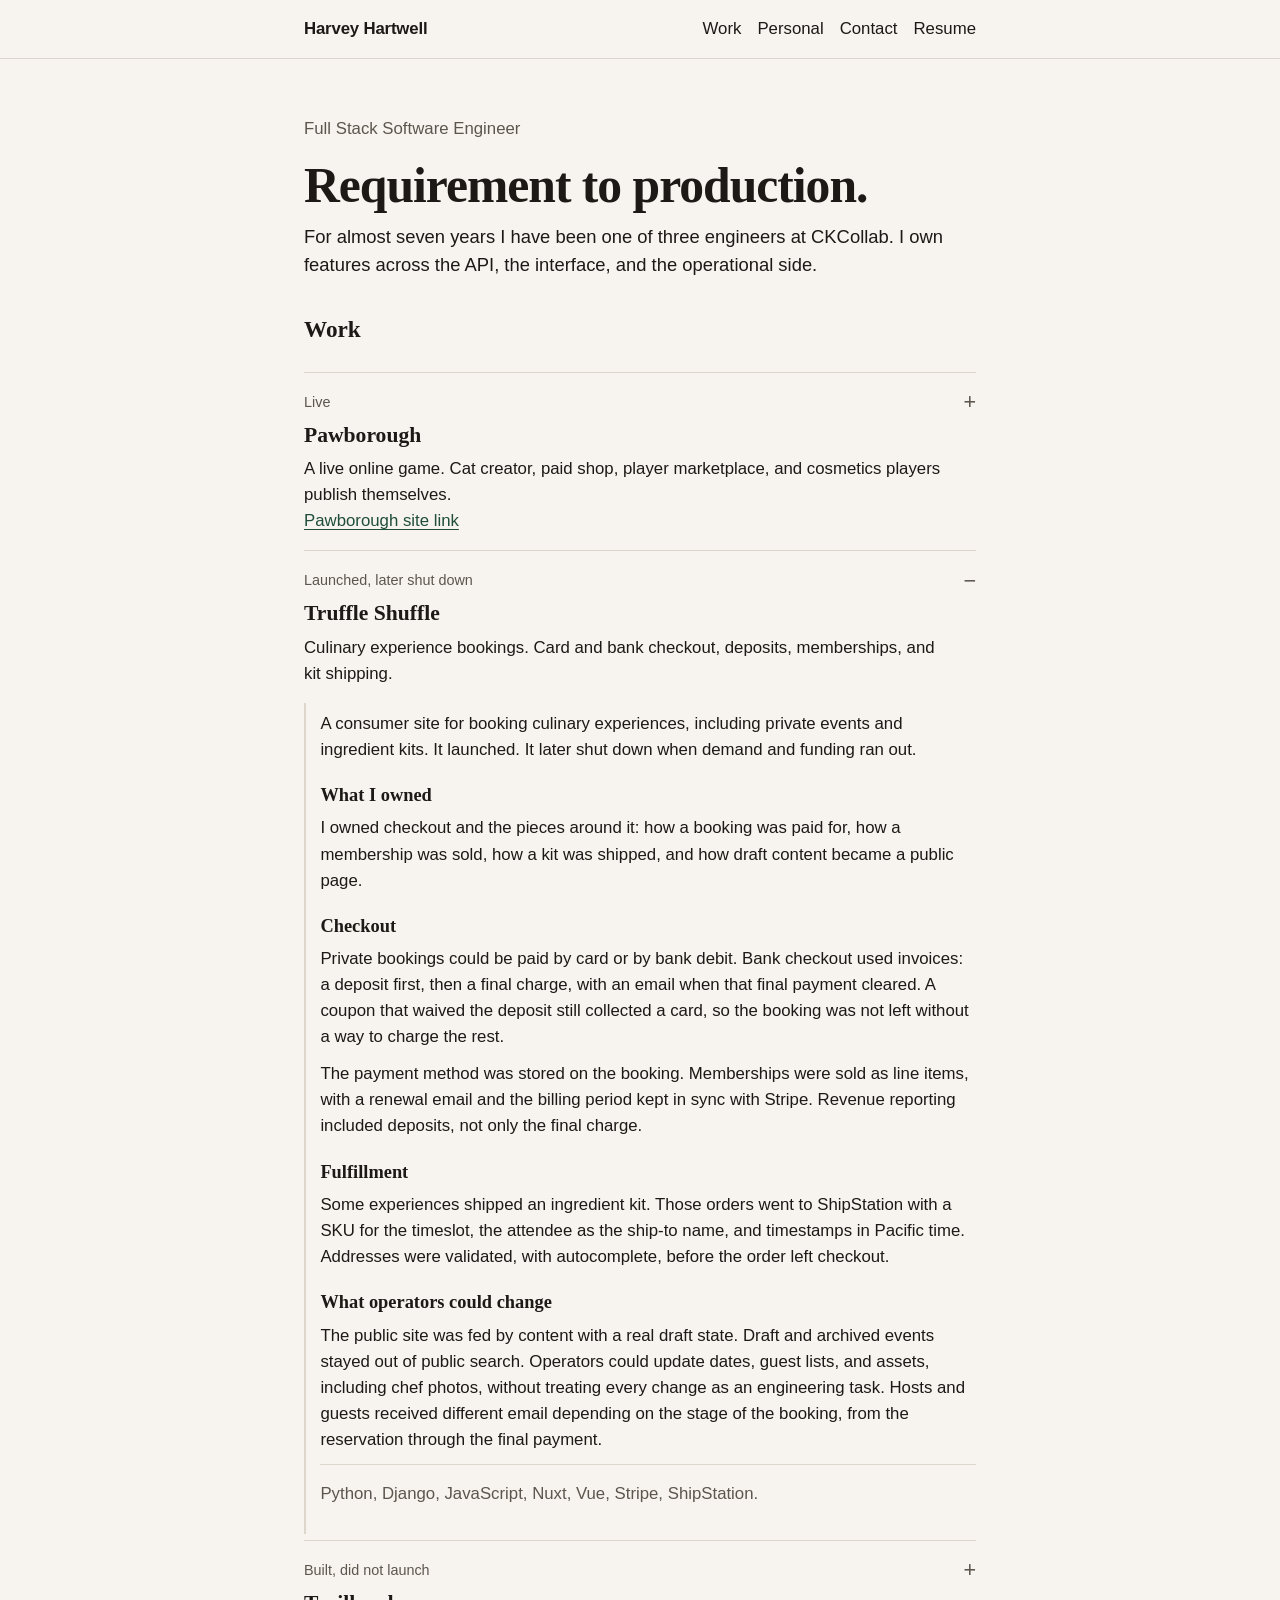
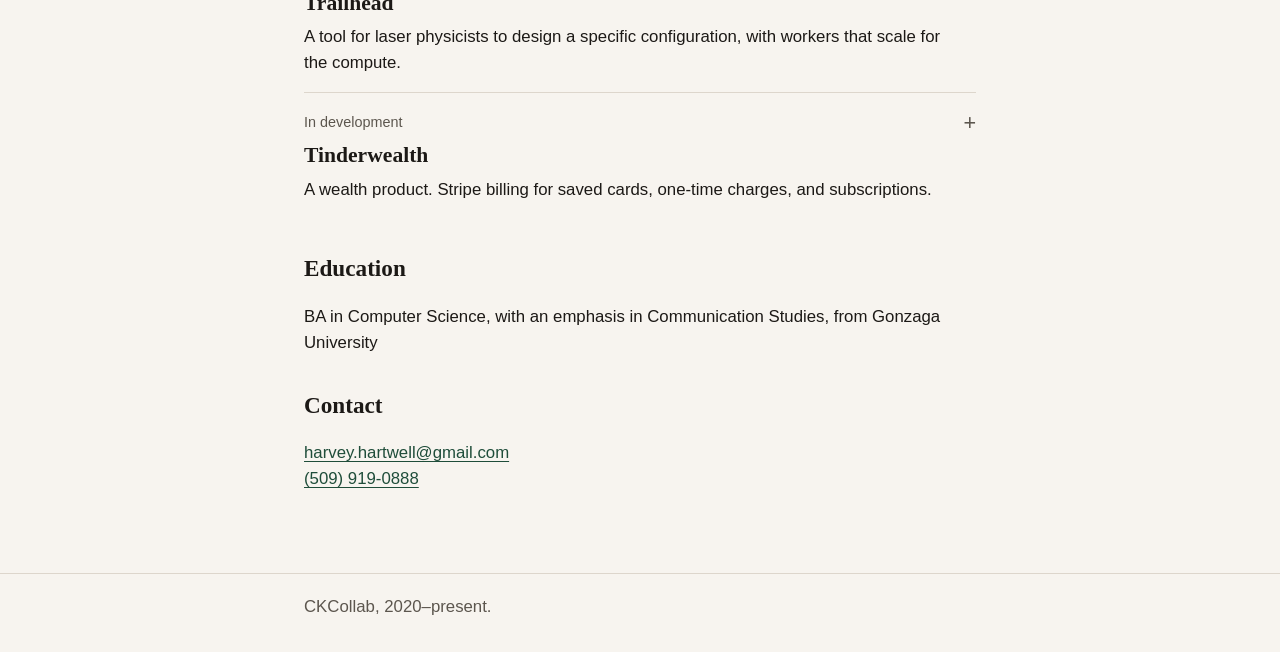
<file: truffle-shuffle.html>
<!DOCTYPE html>
<html lang="en">
<head>
  <meta charset="utf-8">
  <meta name="viewport" content="width=device-width, initial-scale=1">
  <title>Truffle Shuffle — Harvey Hartwell</title>
  <link rel="canonical" href="index.html#truffle-shuffle">
  <script>
    location.replace("index.html#truffle-shuffle")
  </script>
</head>
<body>
  <p><a href="index.html#truffle-shuffle">Truffle Shuffle</a></p>
</body>
</html>
</file>
<file: styles.css>
:root {
  --ink: #1c1916;
  --muted: #5c564e;
  --line: #ddd6cc;
  --paper: #f7f4ef;
  --card: #fffdf9;
  --accent: #1f4d3a;
  --accent-soft: #e7f0eb;
}

* { box-sizing: border-box; }

html { scroll-behavior: smooth; }

body {
  margin: 0;
  background: var(--paper);
  color: var(--ink);
  font-family: "Avenir Next", "Segoe UI", sans-serif;
  font-size: 1.05rem;
  line-height: 1.55;
}

a {
  color: var(--accent);
  text-underline-offset: 0.15em;
}

a:hover { color: #143628; }

a:focus-visible,
button:focus-visible {
  outline: 2px solid var(--accent);
  outline-offset: 3px;
}

.wrap {
  width: min(42rem, calc(100% - 2rem));
  margin: 0 auto;
}

header.site {
  position: sticky;
  top: 0;
  z-index: 2;
  border-bottom: 1px solid var(--line);
  background: var(--paper);
}

#work,
#contact {
  scroll-margin-top: 4.5rem;
}

.bar {
  display: flex;
  justify-content: space-between;
  align-items: baseline;
  gap: 1rem;
  width: min(42rem, calc(100% - 2rem));
  margin: 0 auto;
  padding: 1rem 0;
}

.brand {
  color: var(--ink);
  font-weight: 650;
  text-decoration: none;
  letter-spacing: -0.01em;
}

nav {
  display: flex;
  gap: 1rem;
}

nav a {
  color: var(--ink);
  text-decoration: none;
}

nav a:hover { text-decoration: underline; }

main { padding: 2.5rem 0 4rem; }

h1 {
  font-family: "Iowan Old Style", Palatino, Georgia, serif;
  font-size: clamp(2.2rem, 5vw, 3.1rem);
  font-weight: 600;
  letter-spacing: -0.02em;
  line-height: 1.1;
  margin: 0 0 0.6rem;
}

h2 {
  font-family: "Iowan Old Style", Palatino, Georgia, serif;
  font-size: 1.45rem;
  font-weight: 600;
  margin: 2rem 0 0.4rem;
}

.lede {
  font-size: 1.15rem;
  margin: 0 0 1rem;
}

.muted { color: var(--muted); }

.status {
  display: inline-block;
  margin: 0 0 0.8rem;
  padding: 0.15rem 0.5rem;
  border-radius: 999px;
  background: var(--accent-soft);
  color: var(--accent);
  font-size: 0.82rem;
  font-weight: 650;
  letter-spacing: 0.02em;
}

.work {
  list-style: none;
  margin: 1.5rem 0 0;
  padding: 0;
}

.work li {
  border-top: 1px solid var(--line);
}

.work summary {
  display: block;
  position: relative;
  padding: 1rem 1.75rem 1rem 0;
  cursor: pointer;
  list-style: none;
}

.work summary::-webkit-details-marker {
  display: none;
}

.work summary::marker {
  content: "";
}

.work summary::after {
  content: "+";
  position: absolute;
  top: 1.15rem;
  right: 0;
  color: var(--muted);
  font-size: 1.35rem;
  line-height: 1;
}

.work details[open] summary::after {
  content: "\2212";
}

.work summary:hover h3 {
  color: var(--accent);
}

.work summary h3 {
  margin: 0.25rem 0;
  font-family: "Iowan Old Style", Palatino, Georgia, serif;
  font-size: 1.35rem;
  font-weight: 600;
}

.work summary p {
  margin: 0;
}

.detail {
  margin: 0 0 0.35rem;
  padding: 0.15rem 0 1rem 0.9rem;
  border-left: 2px solid var(--line);
}

@supports selector(::details-content) {
  .work details {
    interpolate-size: allow-keywords;
  }

  .work details::details-content {
    height: 0;
    overflow: clip;
    transition:
      height 0.4s ease,
      content-visibility 0.4s allow-discrete;
  }

  .work details[open]::details-content {
    height: auto;
  }

  @starting-style {
    .work details[open]::details-content {
      height: 0;
    }
  }
}

@media (prefers-reduced-motion: reduce) {
  .work details::details-content,
  .slide,
  .dots button,
  .dots button::before {
    transition: none;
  }
}

.detail h4 {
  margin: 1.15rem 0 0.25rem;
  font-family: "Iowan Old Style", Palatino, Georgia, serif;
  font-size: 1.15rem;
  font-weight: 600;
}

.detail p {
  margin: 0.35rem 0 0.7rem;
}

.detail figure {
  margin: 0.55rem 0 0.75rem;
}

.detail figure img {
  height: auto;
  background: transparent;
  border: 1px solid var(--line);
}

.meta {
  color: var(--muted);
  font-size: 0.9rem;
}

section p { margin: 0.4rem 0 0.8rem; }

ul.plain {
  margin: 0.3rem 0 0.8rem;
  padding-left: 1.15rem;
}

ul.plain li { margin: 0.25rem 0; }

.stack {
  margin-top: 1.5rem;
  padding-top: 1rem;
  border-top: 1px solid var(--line);
  color: var(--muted);
}

footer.site {
  border-top: 1px solid var(--line);
  padding: 1.25rem 0 2rem;
  color: var(--muted);
}

.back {
  display: block;
  margin-bottom: 1rem;
  color: var(--muted);
}

.wide { width: min(52rem, calc(100% - 2rem)); }

figure {
  margin: 1rem 0 0;
}

figure img {
  display: block;
  width: 100%;
  height: min(70vh, 36rem);
  object-fit: contain;
  object-position: center;
  background: #efeae3;
}

figcaption {
  margin-top: 0.35rem;
  color: var(--muted);
  font-size: 0.9rem;
}

.carousel {
  margin: 1rem 0 0.4rem;
}

.carousel-view {
  position: relative;
  width: 100%;
  height: min(70vh, 36rem);
  overflow: hidden;
  background: #efeae3;
}

.slide {
  position: absolute;
  inset: 0;
  margin: 0;
  opacity: 0;
  pointer-events: none;
  transition: opacity 0.2s ease;
}

.slide.is-active {
  opacity: 1;
  pointer-events: auto;
  z-index: 1;
}

.slide img {
  width: 100%;
  height: 100%;
  max-width: 100%;
  max-height: 100%;
  object-fit: contain;
  background: transparent;
}

.slide figcaption {
  position: absolute;
  left: 0;
  right: 0;
  bottom: 0;
  margin: 0;
  padding: 0.35rem 0.7rem;
  background: rgb(28 25 22 / 72%);
  color: #f7f4ef;
}

.carousel-controls {
  display: flex;
  justify-content: space-between;
  align-items: center;
  gap: 0.75rem;
  margin-top: 0.55rem;
}

.carousel-controls [data-prev],
.carousel-controls [data-next] {
  display: grid;
  place-items: center;
  width: 2.25rem;
  height: 2.25rem;
  padding: 0;
  color: var(--ink);
  background: transparent;
  border: 1px solid var(--line);
  cursor: pointer;
  transition: color 0.2s ease, border-color 0.2s ease;
}

.carousel-controls [data-prev] svg,
.carousel-controls [data-next] svg {
  width: 1.15rem;
  height: 1.15rem;
}

.carousel-controls [data-prev]:hover,
.carousel-controls [data-next]:hover {
  border-color: var(--accent);
  color: var(--accent);
}

.dots {
  display: flex;
  align-items: center;
  justify-content: center;
  gap: 0.1rem;
}

.dots button {
  display: grid;
  place-items: center;
  padding: 0.16rem;
  border: 0;
  border-radius: 999px;
  background: transparent;
  cursor: pointer;
}

.dots button::before {
  content: "";
  box-sizing: content-box;
  width: 0.42rem;
  height: 0.42rem;
  padding: 0;
  border: 1.5px solid var(--muted);
  border-radius: 999px;
  background: transparent;
  transition:
    padding 0.28s ease,
    background-color 0.28s ease,
    border-color 0.28s ease;
}

.dots button.is-active::before {
  padding: 0 0.1rem;
  background: var(--ink);
  border-color: var(--ink);
}

@media (max-width: 640px) {
  .bar {
    flex-direction: column;
    align-items: flex-start;
    gap: 0.4rem;
  }

  main { padding-top: 1.75rem; }

  .carousel-view,
  figure img { height: min(58vh, 28rem); }
}
</file>
